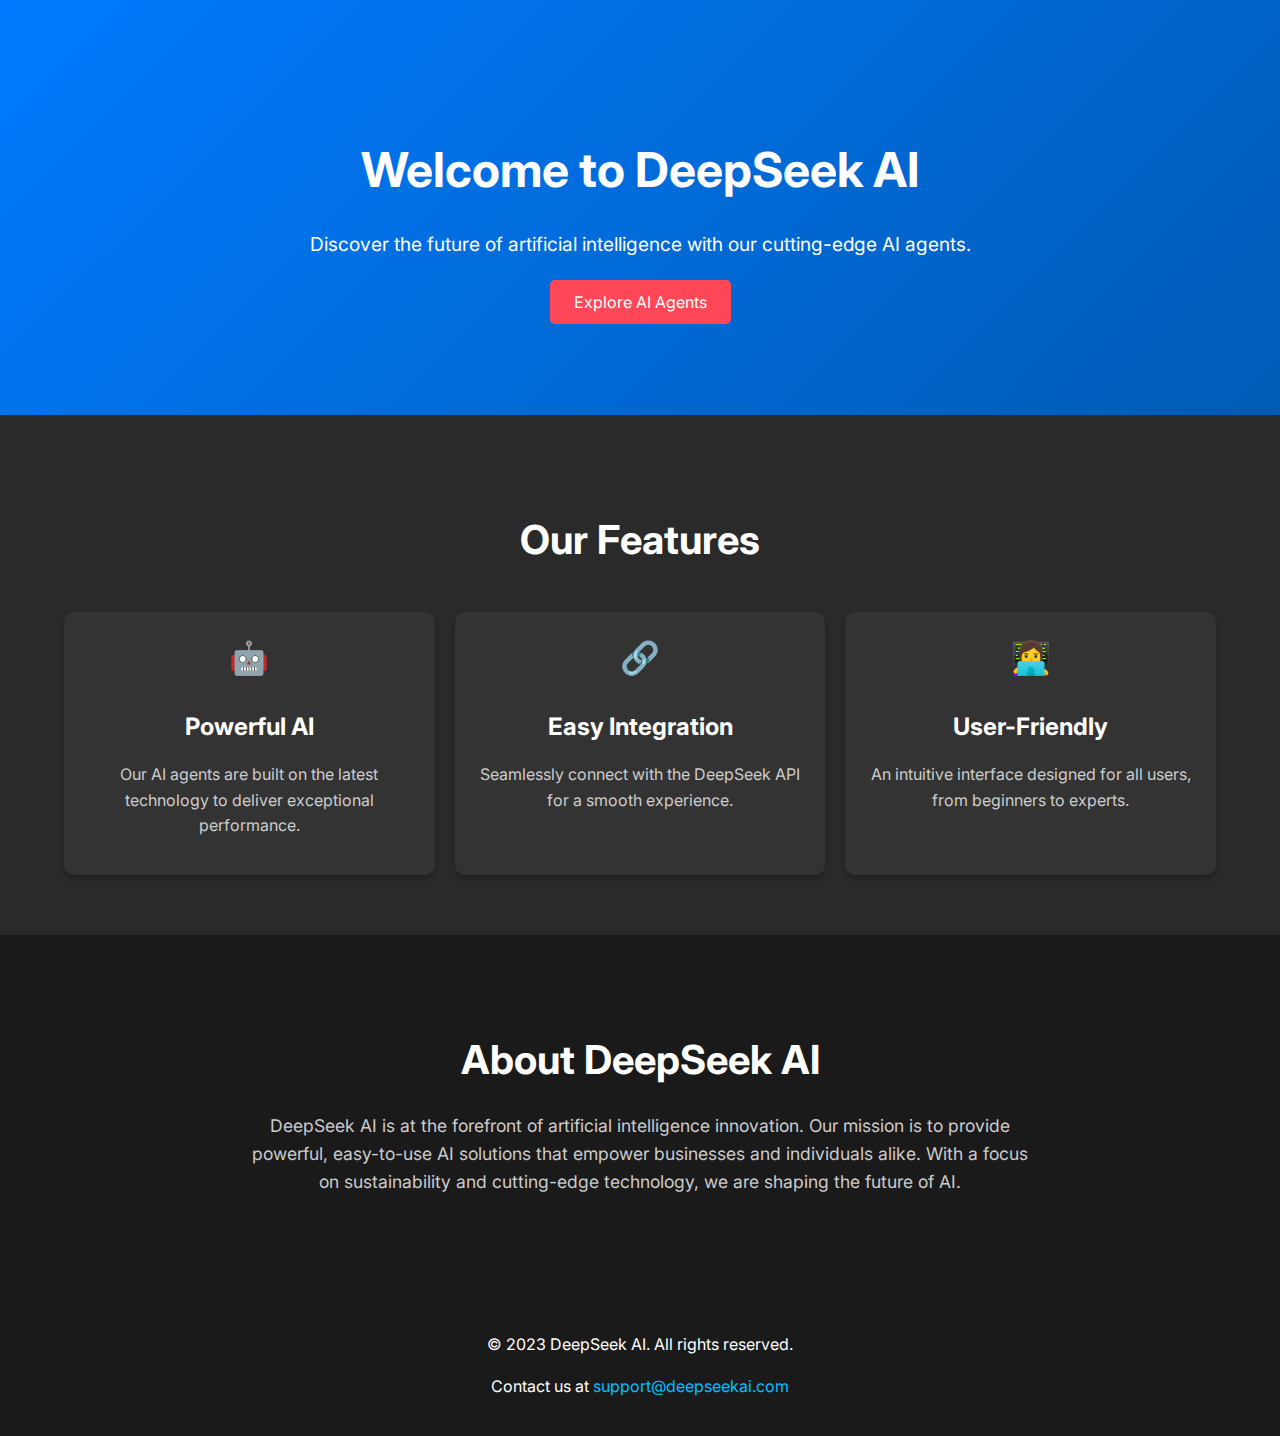
<file: index.html>
<!DOCTYPE html>
<html lang="en">
<head>
  <meta charset="UTF-8">
  <meta name="viewport" content="width=device-width, initial-scale=1.0">
  <title>DeepSeek AI</title>
  <link rel="stylesheet" href="styles.css">
  <link href="https://fonts.googleapis.com/css2?family=Inter:wght@400;600&display=swap" rel="stylesheet">
</head>
<body>
  <header class="hero">
    <div class="container">
      <h1>Welcome to DeepSeek AI</h1>
      <p>Discover the future of artificial intelligence with our cutting-edge AI agents.</p>
      <a href="agents.html" class="btn">Explore AI Agents</a>
    </div>
  </header>

  <section class="features">
    <div class="container">
      <h2>Our Features</h2>
      <div class="feature-grid">
        <div class="feature-item">
          <div class="icon">🤖</div>
          <h3>Powerful AI</h3>
          <p>Our AI agents are built on the latest technology to deliver exceptional performance.</p>
        </div>
        <div class="feature-item">
          <div class="icon">🔗</div>
          <h3>Easy Integration</h3>
          <p>Seamlessly connect with the DeepSeek API for a smooth experience.</p>
        </div>
        <div class="feature-item">
          <div class="icon">👩‍💻</div>
          <h3>User-Friendly</h3>
          <p>An intuitive interface designed for all users, from beginners to experts.</p>
        </div>
      </div>
    </div>
  </section>

  <section class="about">
    <div class="container">
      <h2>About DeepSeek AI</h2>
      <p>DeepSeek AI is at the forefront of artificial intelligence innovation. Our mission is to provide powerful, easy-to-use AI solutions that empower businesses and individuals alike. With a focus on sustainability and cutting-edge technology, we are shaping the future of AI.</p>
    </div>
  </section>

  <footer>
    <div class="container">
      <p>&copy; 2023 DeepSeek AI. All rights reserved.</p>
      <p>Contact us at <a href="mailto:support@deepseekai.com">support@deepseekai.com</a></p>
    </div>
  </footer>
</body>
</html>
</file>
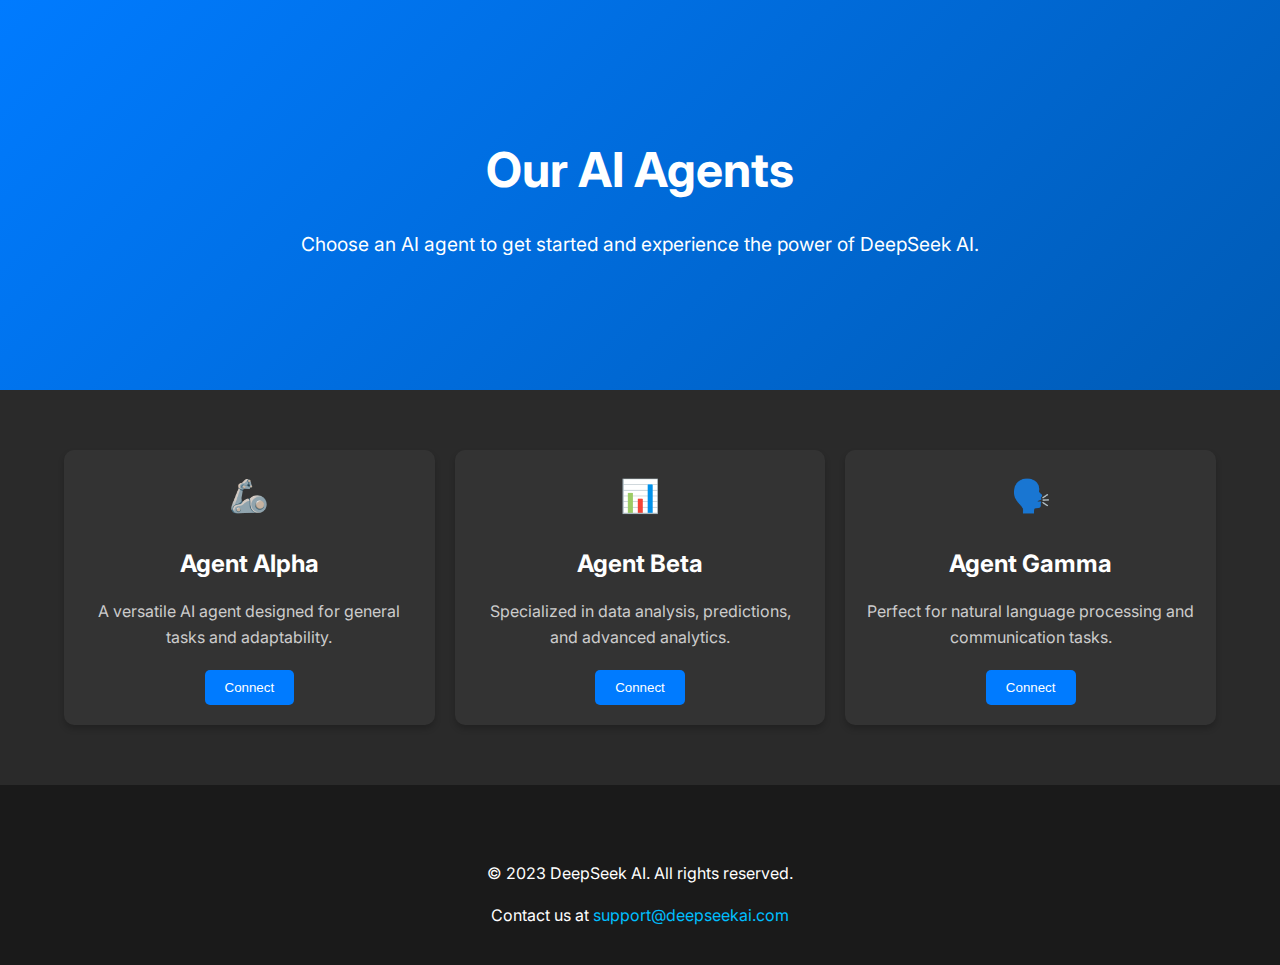
<file: agents.html>
<!DOCTYPE html>
<html lang="en">
<head>
  <meta charset="UTF-8">
  <meta name="viewport" content="width=device-width, initial-scale=1.0">
  <title>AI Agents - DeepSeek</title>
  <link rel="stylesheet" href="styles.css">
  <link href="https://fonts.googleapis.com/css2?family=Inter:wght@400;600&display=swap" rel="stylesheet">
</head>
<body>
  <header class="hero">
    <div class="container">
      <h1>Our AI Agents</h1>
      <p>Choose an AI agent to get started and experience the power of DeepSeek AI.</p>
    </div>
  </header>

  <section class="agents">
    <div class="container">
      <div class="agent-grid">
        <div class="agent-card">
          <div class="icon">🦾</div>
          <h3>Agent Alpha</h3>
          <p>A versatile AI agent designed for general tasks and adaptability.</p>
          <button onclick="connectToAgent('Alpha')">Connect</button>
        </div>
        <div class="agent-card">
          <div class="icon">📊</div>
          <h3>Agent Beta</h3>
          <p>Specialized in data analysis, predictions, and advanced analytics.</p>
          <button onclick="connectToAgent('Beta')">Connect</button>
        </div>
        <div class="agent-card">
          <div class="icon">🗣️</div>
          <h3>Agent Gamma</h3>
          <p>Perfect for natural language processing and communication tasks.</p>
          <button onclick="connectToAgent('Gamma')">Connect</button>
        </div>
      </div>
    </div>
  </section>

  <footer>
    <div class="container">
      <p>&copy; 2023 DeepSeek AI. All rights reserved.</p>
      <p>Contact us at <a href="mailto:support@deepseekai.com">support@deepseekai.com</a></p>
    </div>
  </footer>

  <script src="script.js"></script>
</body>
</html>
</file>
<file: styles.css>
/* General Styles */
body {
  font-family: 'Inter', sans-serif;
  margin: 0;
  padding: 0;
  background-color: #1a1a1a;
  color: #e0e0e0;
  line-height: 1.6;
}

.container {
  width: 90%;
  max-width: 1200px;
  margin: 0 auto;
}

/* Header */
.hero {
  background: linear-gradient(135deg, #007bff, #005bb5);
  color: #fff;
  padding: 100px 0;
  text-align: center;
}

.hero h1 {
  font-size: 3rem;
  margin-bottom: 20px;
}

.hero p {
  font-size: 1.2rem;
  margin-bottom: 30px;
}

.btn {
  background: #ff4757;
  color: #fff;
  padding: 12px 24px;
  text-decoration: none;
  border-radius: 5px;
  font-size: 1rem;
  transition: background 0.3s ease;
}

.btn:hover {
  background: #ff6b81;
}

/* Features Section */
.features {
  padding: 60px 0;
  background: #2a2a2a;
}

.features h2 {
  font-size: 2.5rem;
  text-align: center;
  margin-bottom: 40px;
  color: #fff;
}

.feature-grid {
  display: flex;
  justify-content: space-between;
  gap: 20px;
}

.feature-item {
  background: #333;
  padding: 20px;
  border-radius: 10px;
  text-align: center;
  flex: 1;
  box-shadow: 0 4px 6px rgba(0, 0, 0, 0.2);
}

.feature-item .icon {
  font-size: 2rem;
  margin-bottom: 15px;
  color: #00bfff;
}

.feature-item h3 {
  font-size: 1.5rem;
  margin-bottom: 10px;
  color: #fff;
}

.feature-item p {
  font-size: 1rem;
  color: #ccc;
}

/* About Section */
.about {
  padding: 60px 0;
  background: #1a1a1a;
  text-align: center;
}

.about h2 {
  font-size: 2.5rem;
  margin-bottom: 20px;
  color: #fff;
}

.about p {
  font-size: 1.1rem;
  max-width: 800px;
  margin: 0 auto;
  color: #ccc;
}

/* Agents Section */
.agents {
  padding: 60px 0;
  background: #2a2a2a;
}

.agents h2 {
  font-size: 2.5rem;
  text-align: center;
  margin-bottom: 40px;
  color: #fff;
}

.agent-grid {
  display: flex;
  justify-content: space-between;
  gap: 20px;
}

.agent-card {
  background: #333;
  padding: 20px;
  border-radius: 10px;
  text-align: center;
  flex: 1;
  box-shadow: 0 4px 6px rgba(0, 0, 0, 0.2);
}

.agent-card .icon {
  font-size: 2rem;
  margin-bottom: 15px;
  color: #00bfff;
}

.agent-card h3 {
  font-size: 1.5rem;
  margin-bottom: 10px;
  color: #fff;
}

.agent-card p {
  font-size: 1rem;
  color: #ccc;
  margin-bottom: 20px;
}

.agent-card button {
  background: #007bff;
  color: #fff;
  border: none;
  padding: 10px 20px;
  border-radius: 5px;
  cursor: pointer;
  transition: background 0.3s ease;
}

.agent-card button:hover {
  background: #005bb5;
}

/* Footer */
footer {
  background: #1a1a1a;
  color: #fff;
  text-align: center;
  padding: 20px 0;
  margin-top: 40px;
}

footer a {
  color: #00bfff;
  text-decoration: none;
}

footer a:hover {
  text-decoration: underline;
}
</file>
